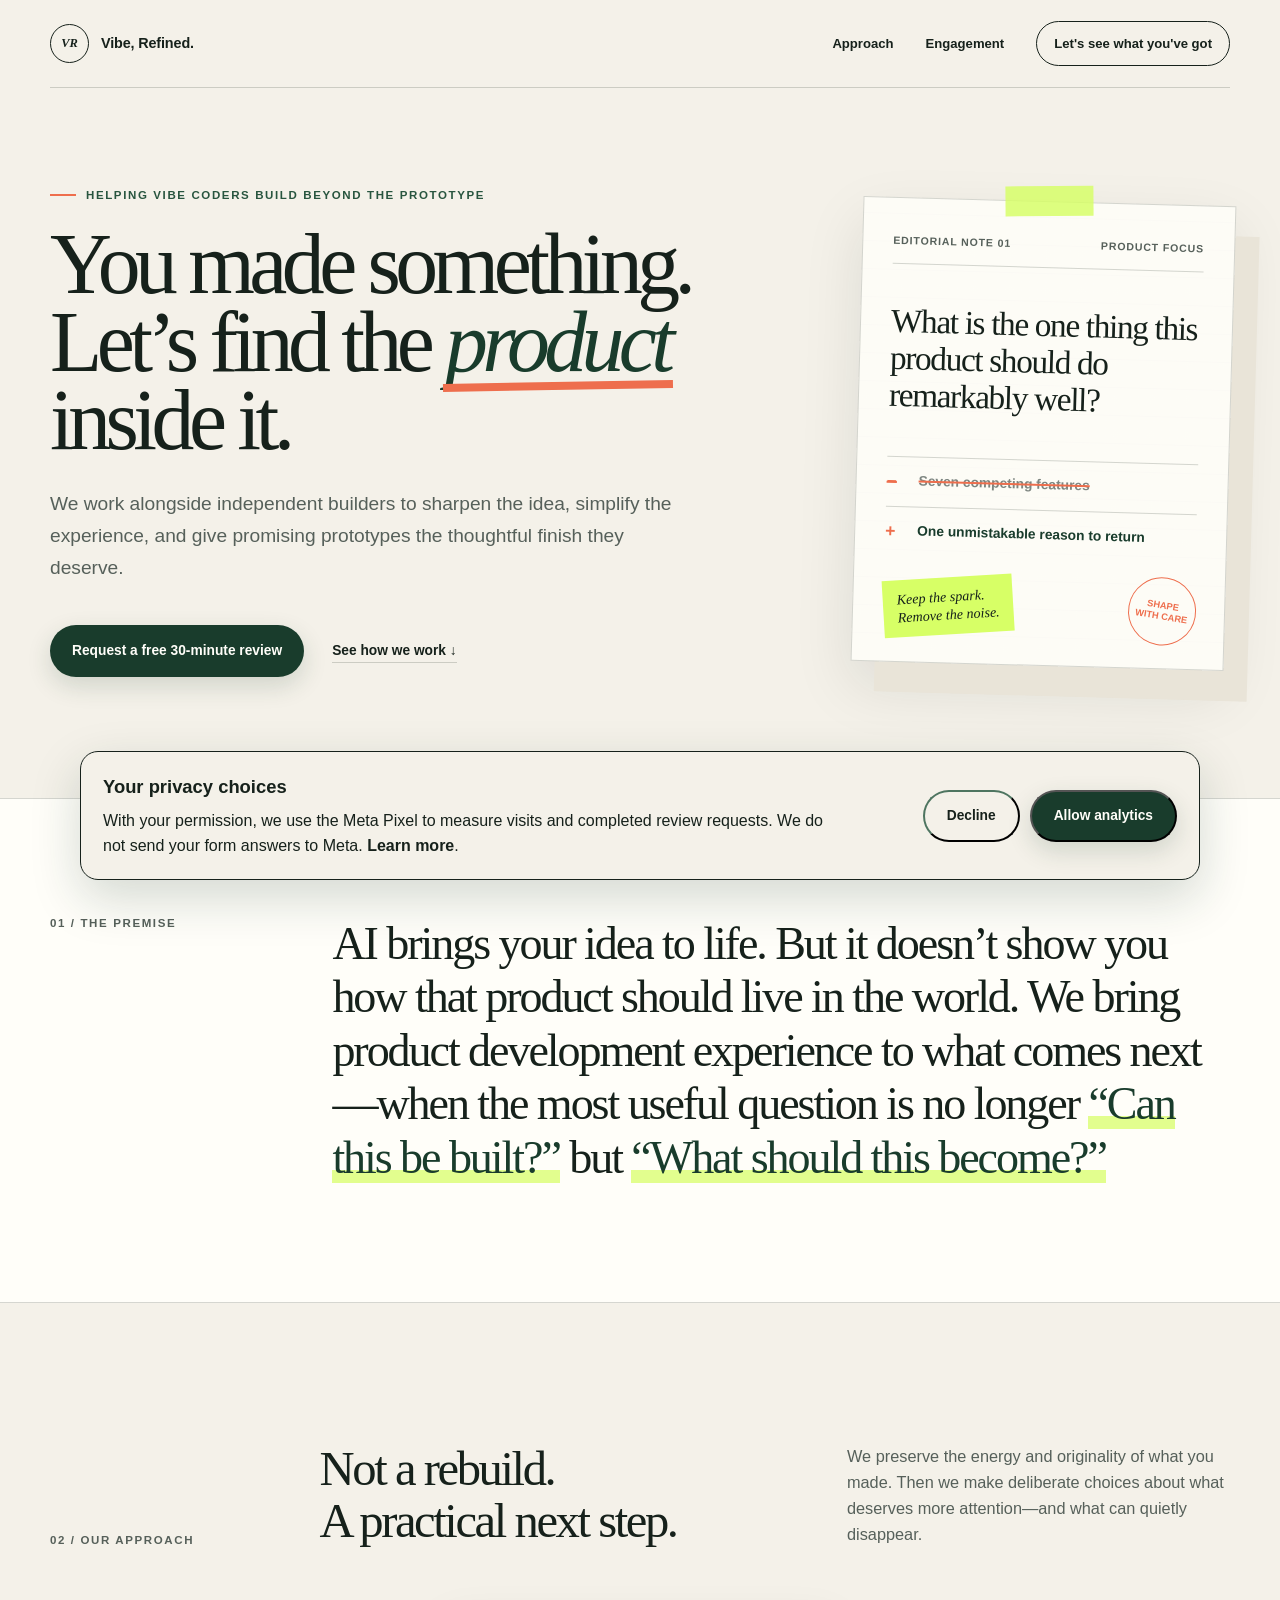
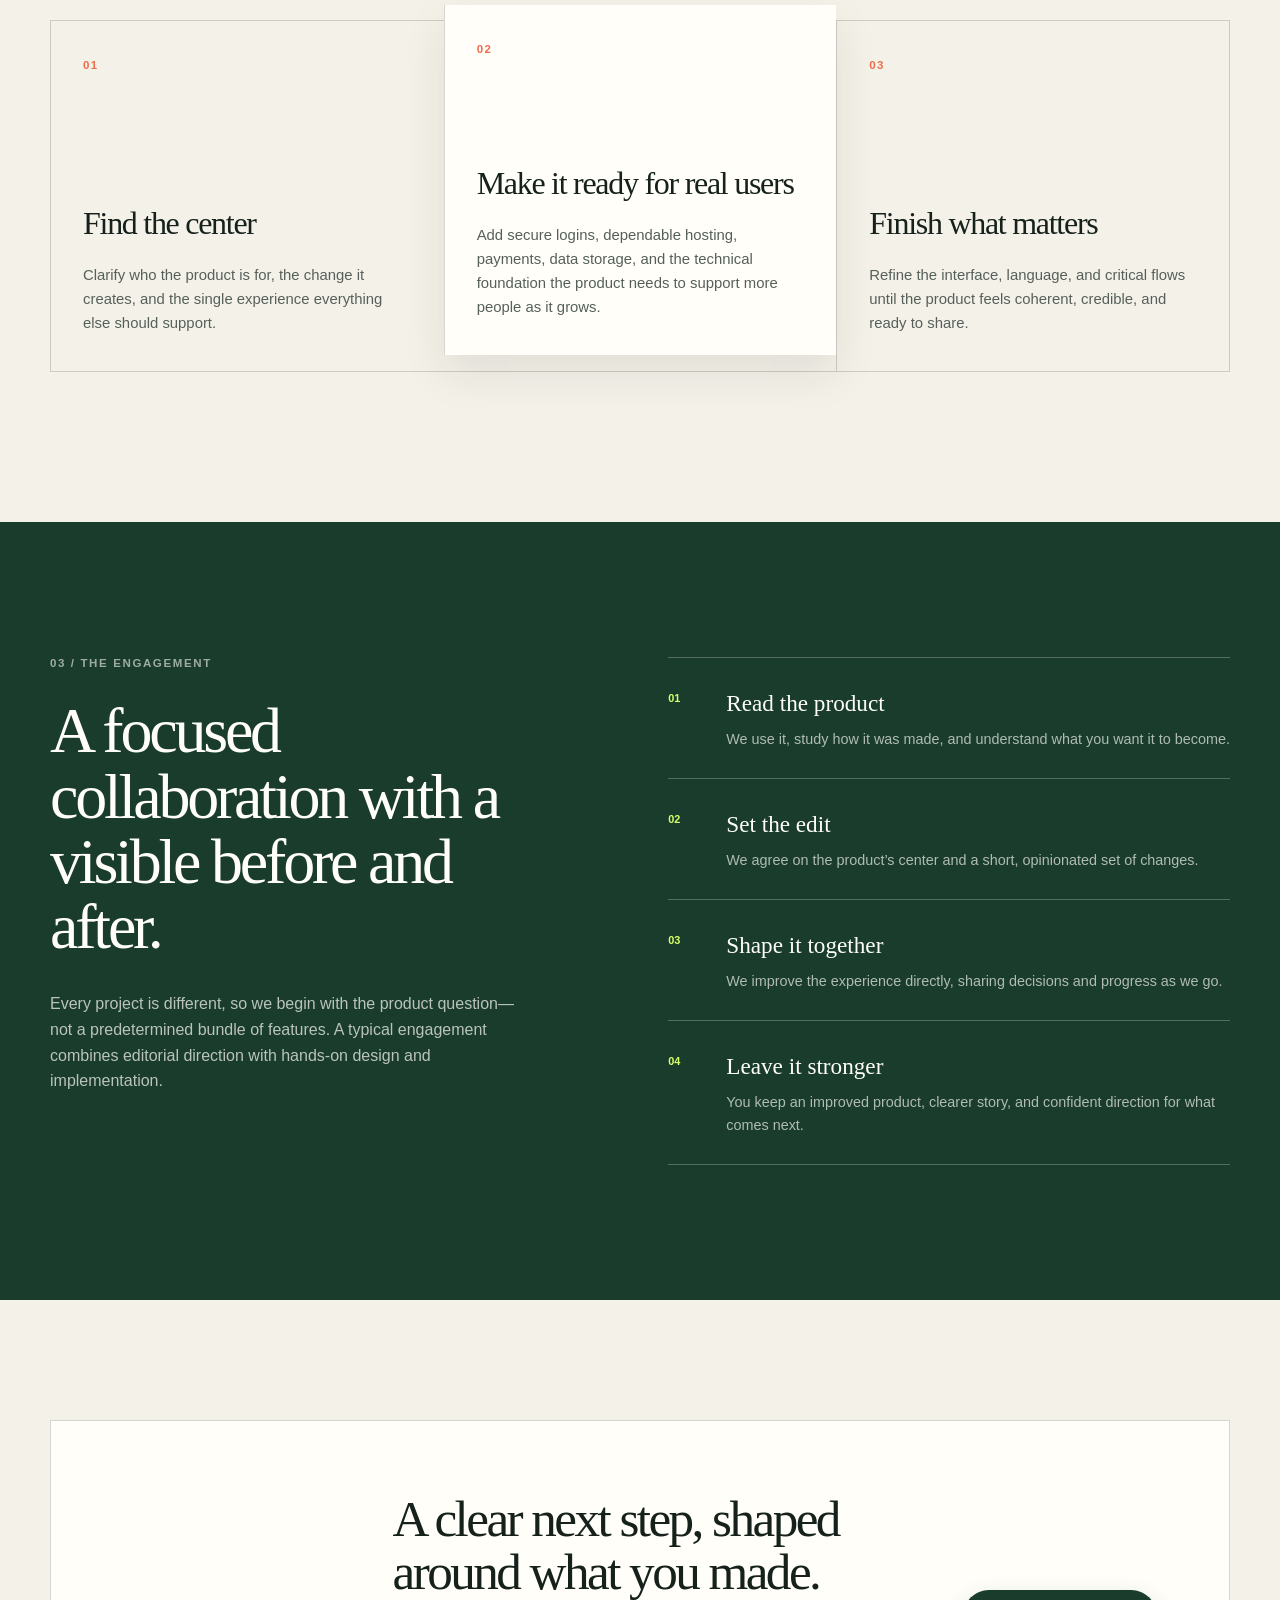
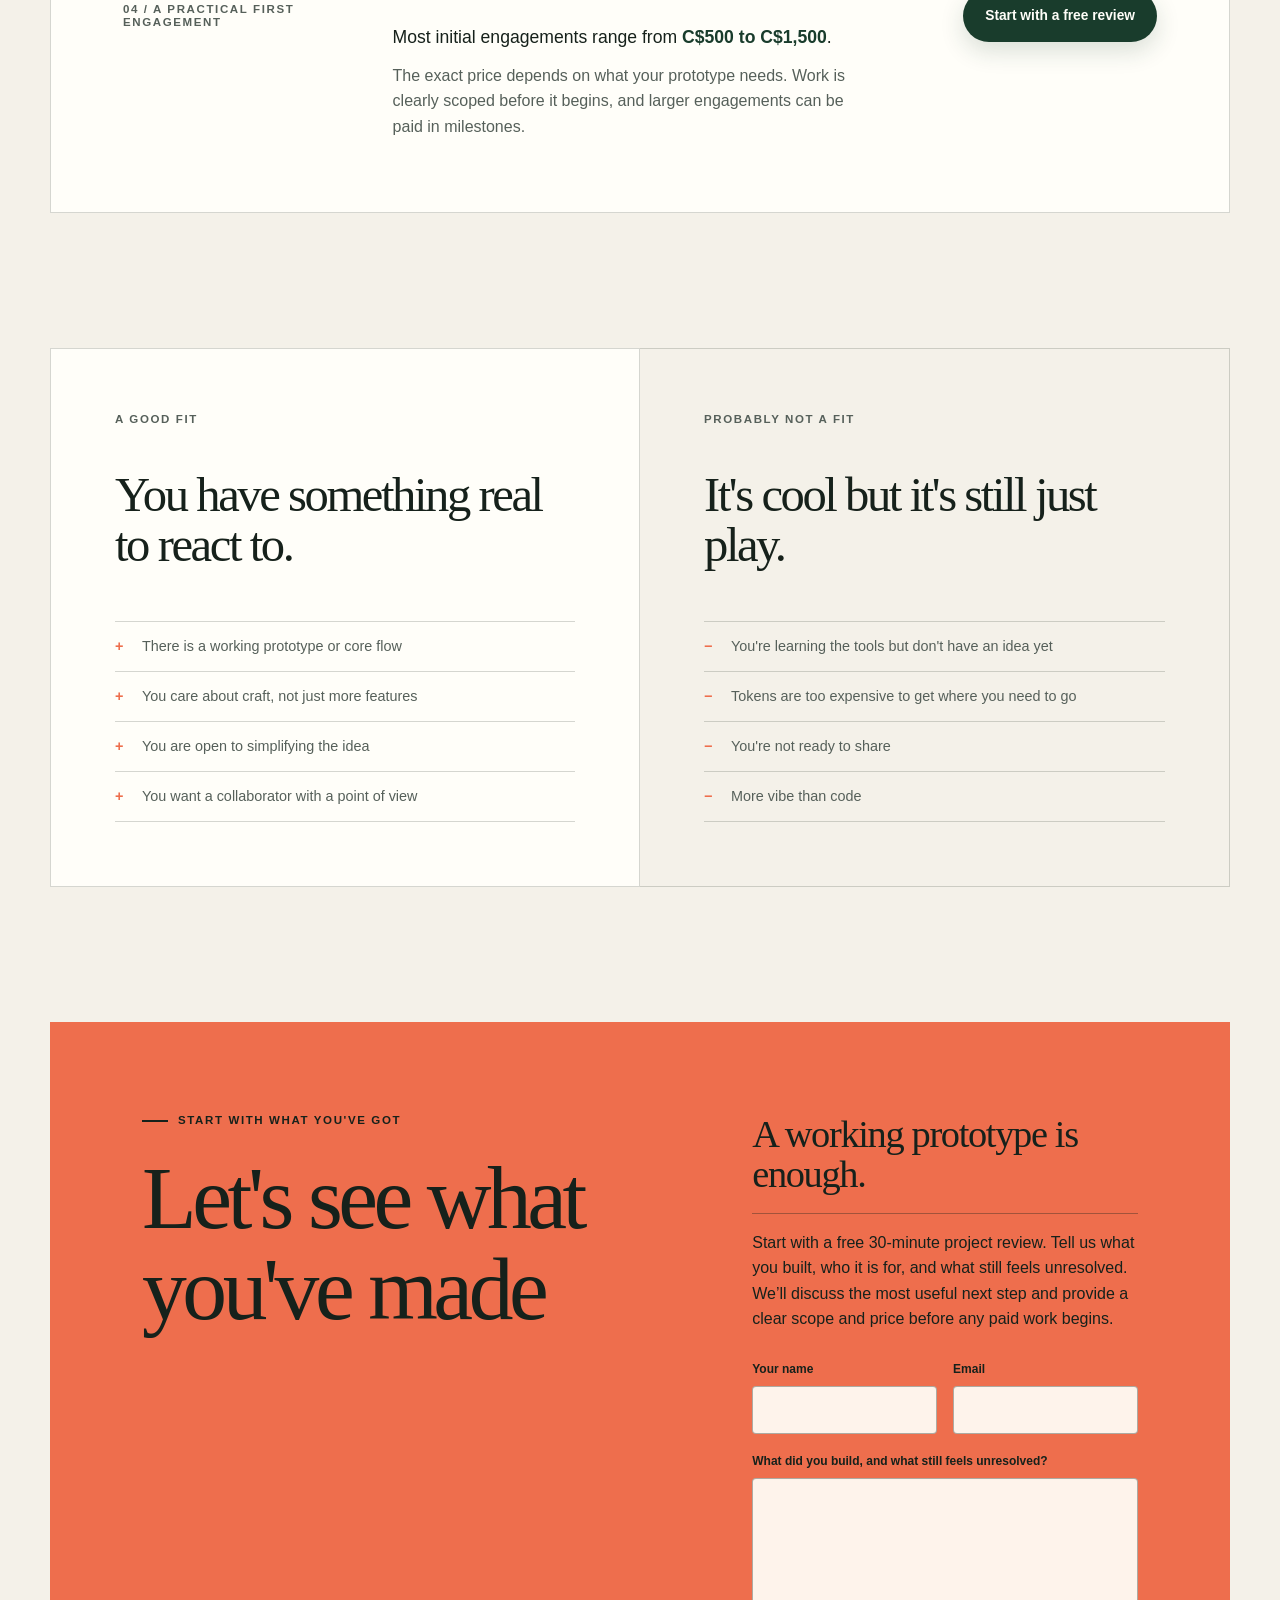
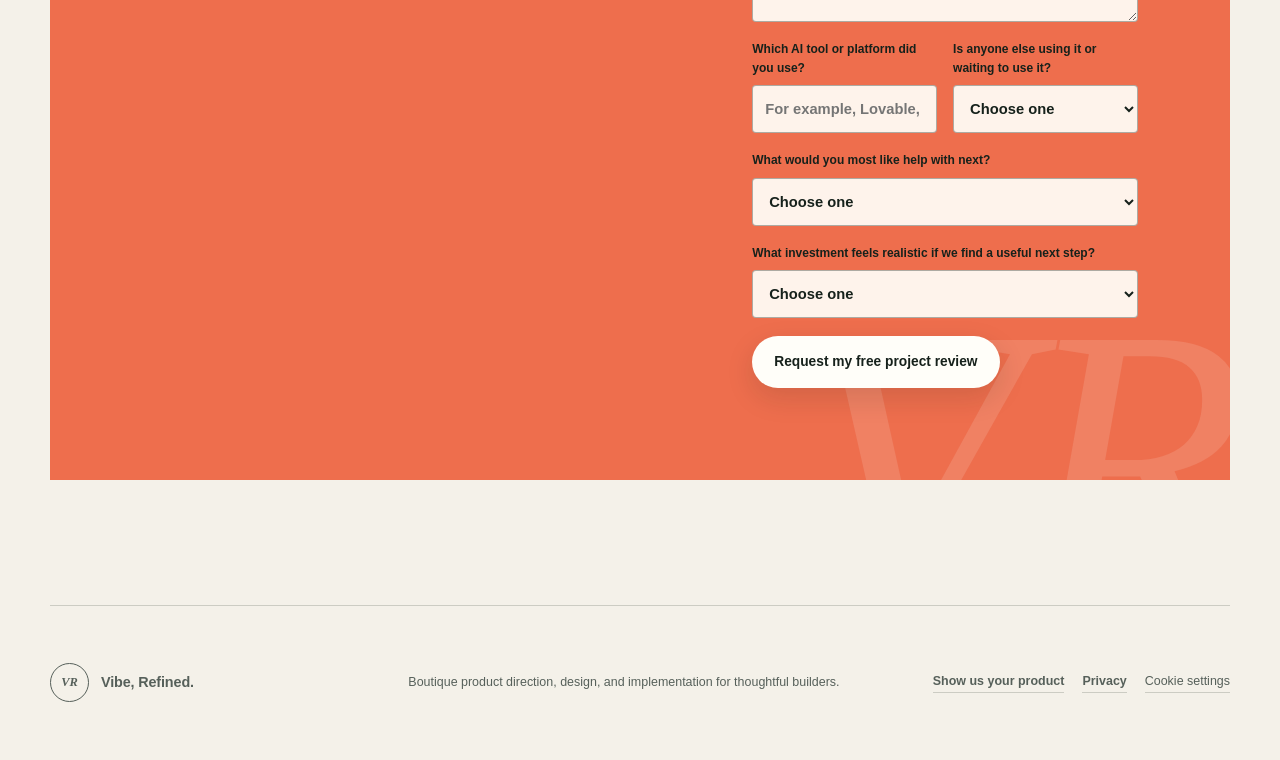
<file: index.html>
<!doctype html>
<html lang="en">
  <head>
    <meta charset="utf-8" />
    <meta name="viewport" content="width=device-width, initial-scale=1" />
    <meta
      name="description"
      content="Vibe, Refined. is a boutique studio that helps creators shape AI-built prototypes into focused, thoughtful products."
    />
    <meta name="theme-color" content="#f4f1e9" />
    <title>Vibe, Refined. — Find the product inside your prototype</title>
    <link rel="stylesheet" href="styles.css" />
    <script>window.vrAnalyticsConfig = { trackLead: false };</script>
    <script src="analytics-consent.js" defer></script>
  </head>
  <body>
    <header class="site-header">
      <a class="brand" href="#top" aria-label="Vibe, Refined., home">
        <span class="brand-mark" aria-hidden="true">VR</span>
        <span>Vibe, Refined.</span>
      </a>

      <nav class="site-nav" aria-label="Main navigation">
        <a href="#approach">Approach</a>
        <a href="#engagement">Engagement</a>
        <a class="nav-cta" href="#apply">Let's see what you've got</a>
      </nav>
    </header>

    <main id="top">
      <section class="hero section-shell">
        <div class="hero-copy">
          <p class="eyebrow">Helping vibe coders build beyond the prototype</p>
          <h1>You made something.<br />Let&rsquo;s find the <em>product</em> inside it.</h1>
          <p class="hero-lede">
            We work alongside independent builders to sharpen the idea, simplify the
            experience, and give promising prototypes the thoughtful finish they deserve.
          </p>
          <div class="hero-actions">
            <a class="button button-primary" href="#apply">Request a free 30-minute review</a>
            <a class="text-link" href="#approach">See how we work <span aria-hidden="true">↓</span></a>
          </div>
        </div>

        <div class="editorial-board" aria-label="An example of the Vibe, Refined. process">
          <div class="board-meta">
            <span>Editorial note 01</span>
            <span>Product focus</span>
          </div>
          <p class="board-question">What is the one thing this product should do remarkably well?</p>
          <div class="edit-row edit-row-muted">
            <span class="edit-symbol">−</span>
            <span>Seven competing features</span>
          </div>
          <div class="edit-row edit-row-strong">
            <span class="edit-symbol">+</span>
            <span>One unmistakable reason to return</span>
          </div>
          <p class="margin-note">Keep the spark.<br />Remove the noise.</p>
          <div class="editor-stamp" aria-hidden="true">Shape<br />with care</div>
        </div>
      </section>

      <section class="manifesto full-bleed">
        <div class="section-shell manifesto-inner">
          <p class="section-index">01 / The premise</p>
          <p class="manifesto-copy">
            AI brings your idea to life. But it doesn’t show you how that product should live in the world.
            We bring product development experience to what comes next&mdash;when the most useful question
            is no longer
            <strong>“Can this be built?”</strong> but <strong>“What should this become?”</strong>
          </p>
        </div>
      </section>

      <section class="approach section-shell" id="approach">
        <div class="section-heading">
          <p class="section-index">02 / Our approach</p>
          <h2>Not a rebuild.<br />A practical next step.</h2>
          <p>
            We preserve the energy and originality of what you made. Then we make deliberate
            choices about what deserves more attention—and what can quietly disappear.
          </p>
        </div>

        <div class="principle-grid">
          <article class="principle-card">
            <span class="principle-number">01</span>
            <h3>Find the center</h3>
            <p>
              Clarify who the product is for, the change it creates, and the single experience
              everything else should support.
            </p>
          </article>
          <article class="principle-card featured-card">
            <span class="principle-number">02</span>
            <h3>Make it ready for real users</h3>
            <p>
              Add secure logins, dependable hosting, payments, data storage, and the technical
              foundation the product needs to support more people as it grows.
            </p>
          </article>
          <article class="principle-card">
            <span class="principle-number">03</span>
            <h3>Finish what matters</h3>
            <p>
              Refine the interface, language, and critical flows until the product feels coherent,
              credible, and ready to share.
            </p>
          </article>
        </div>
      </section>

      <section class="outcomes full-bleed" id="engagement">
        <div class="section-shell outcomes-grid">
          <div class="outcomes-intro">
            <p class="section-index light-index">03 / The engagement</p>
            <h2>A focused collaboration with a visible before and after.</h2>
            <p>
              Every project is different, so we begin with the product question—not a predetermined
              bundle of features. A typical engagement combines editorial direction with hands-on
              design and implementation.
            </p>
          </div>

          <div class="outcome-list">
            <div class="outcome-item">
              <span>01</span>
              <div>
                <h3>Read the product</h3>
                <p>We use it, study how it was made, and understand what you want it to become.</p>
              </div>
            </div>
            <div class="outcome-item">
              <span>02</span>
              <div>
                <h3>Set the edit</h3>
                <p>We agree on the product&rsquo;s center and a short, opinionated set of changes.</p>
              </div>
            </div>
            <div class="outcome-item">
              <span>03</span>
              <div>
                <h3>Shape it together</h3>
                <p>We improve the experience directly, sharing decisions and progress as we go.</p>
              </div>
            </div>
            <div class="outcome-item">
              <span>04</span>
              <div>
                <h3>Leave it stronger</h3>
                <p>You keep an improved product, clearer story, and confident direction for what comes next.</p>
              </div>
            </div>
          </div>
        </div>
      </section>

      <section class="pricing section-shell" aria-labelledby="pricing-title">
        <div class="pricing-card">
          <p class="section-index">04 / A practical first engagement</p>
          <div class="pricing-copy">
            <h2 id="pricing-title">A clear next step, shaped around what you made.</h2>
            <p class="pricing-range">Most initial engagements range from <strong>C$500 to C$1,500</strong>.</p>
            <p>
              The exact price depends on what your prototype needs. Work is clearly scoped before it
              begins, and larger engagements can be paid in milestones.
            </p>
          </div>
          <a class="button button-primary" href="#apply">Start with a free review</a>
        </div>
      </section>

      <section class="fit section-shell">
        <div class="fit-card fit-positive">
          <p class="section-index">A good fit</p>
          <h2>You have something real to react to.</h2>
          <ul>
            <li>There is a working prototype or core flow</li>
            <li>You care about craft, not just more features</li>
            <li>You are open to simplifying the idea</li>
            <li>You want a collaborator with a point of view</li>
          </ul>
        </div>
        <div class="fit-card fit-negative">
          <p class="section-index">Probably not a fit</p>
          <h2>It's cool but it's still just play.</h2>
          <ul>
            <li>You're learning the tools but don't have an idea yet</li>
            <li>Tokens are too expensive to get where you need to go</li>
            <li>You're not ready to share</li>
            <li>More vibe than code</li>
          </ul>
        </div>
      </section>

      <section class="apply-section section-shell" id="apply">
        <div class="apply-card">
          <div>
            <p class="eyebrow">Start with what you've got</p>
            <h2>Let's see what you've made</h2>
          </div>
          <div class="apply-copy">
            <p class="prototype-promise">A working prototype is enough.</p>
            <p>
              Start with a free 30-minute project review. Tell us what you built, who it is for, and what still feels unresolved. We’ll discuss the most useful next step and provide a clear scope and price before any paid work begins.
            </p>
            <form
              class="interest-form"
              name="project-interest"
              method="POST"
              action="/thanks.html"
              data-netlify="true"
              netlify-honeypot="bot-field"
            >
              <input type="hidden" name="form-name" value="project-interest" />
              <input type="hidden" name="offer" value="launch" />
              <input type="hidden" name="utm_source" value="" />
              <input type="hidden" name="utm_medium" value="" />
              <input type="hidden" name="utm_campaign" value="" />
              <input type="hidden" name="utm_content" value="" />
              <input type="hidden" name="landing-page" value="" />
              <p class="honeypot">
                <label>Do not fill this out if you are human: <input name="bot-field" /></label>
              </p>
              <div class="form-row">
                <label>
                  Your name
                  <input type="text" name="name" autocomplete="name" required />
                </label>
                <label>
                  Email
                  <input type="email" name="email" autocomplete="email" required />
                </label>
              </div>
              <label>
                What did you build, and what still feels unresolved?
                <textarea name="project-note" rows="5" required></textarea>
              </label>
              <div class="form-row">
                <label>
                  Which AI tool or platform did you use?
                  <input type="text" name="ai-platform" placeholder="For example, Lovable, Replit, Bolt, or ChatGPT" />
                </label>
                <label>
                  Is anyone else using it or waiting to use it?
                  <select name="user-status" required>
                    <option value="">Choose one</option>
                    <option value="active-users">Yes, people are using it</option>
                    <option value="waiting-users">Yes, someone is waiting to use it</option>
                    <option value="creator-only">Not yet—just me</option>
                  </select>
                </label>
              </div>
              <label>
                What would you most like help with next?
                <select name="next-help" required>
                  <option value="">Choose one</option>
                  <option value="focus-usability">Product focus or usability</option>
                  <option value="launch-hosting">Getting it online or improving hosting</option>
                  <option value="accounts-payments">User accounts or payments</option>
                  <option value="reliability-security">Reliability or security</option>
                  <option value="other">Something else</option>
                </select>
              </label>
              <label>
                What investment feels realistic if we find a useful next step?
                <select name="budget-range" required>
                  <option value="">Choose one</option>
                  <option value="under-500">Under C$500</option>
                  <option value="500-1000">C$500–C$1,000</option>
                  <option value="1000-1500">C$1,000–C$1,500</option>
                  <option value="over-1500">Over C$1,500</option>
                </select>
              </label>
              <button class="button button-light" type="submit">Request my free project review</button>
            </form>
          </div>
        </div>
      </section>
    </main>

    <footer class="site-footer section-shell">
      <div class="footer-brand">
        <span class="brand-mark" aria-hidden="true">VR</span>
        <span>Vibe, Refined.</span>
      </div>
      <p>Boutique product direction, design, and implementation for thoughtful builders.</p>
      <div class="footer-links">
        <a href="#apply">Show us your product</a>
        <a href="privacy.html">Privacy</a>
        <button type="button" data-cookie-settings>Cookie settings</button>
      </div>
    </footer>
    <script>
      const attributionFields = ["utm_source", "utm_medium", "utm_campaign", "utm_content"];
      const searchParams = new URLSearchParams(window.location.search);

      attributionFields.forEach((fieldName) => {
        const field = document.querySelector(`[name="${fieldName}"]`);
        if (field) field.value = searchParams.get(fieldName) || "";
      });

      const landingPageField = document.querySelector('[name="landing-page"]');
      if (landingPageField) landingPageField.value = window.location.href;

      const interestForm = document.querySelector('.interest-form');
      if (interestForm) {
        interestForm.addEventListener('submit', () => {
          try {
            sessionStorage.setItem('vr_lead_pending_at', String(Date.now()));
          } catch (error) {
            // The form still works when browser storage is unavailable.
          }
        });
      }
    </script>
  </body>
</html>
</file>
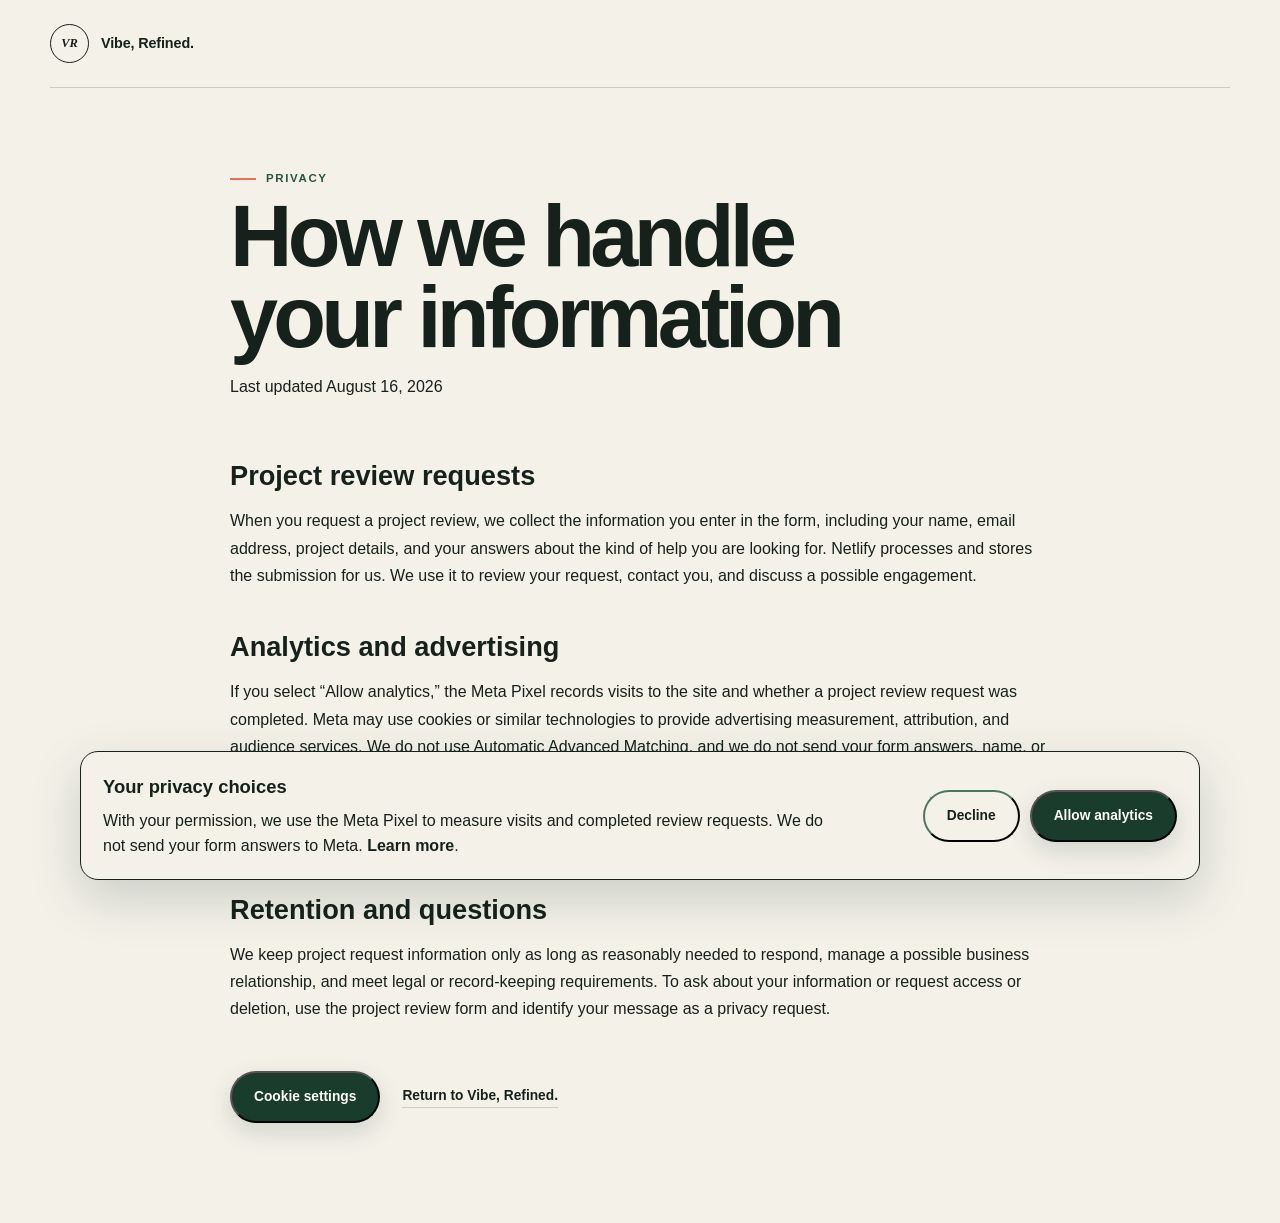
<file: privacy.html>
<!doctype html>
<html lang="en">
  <head>
    <meta charset="utf-8" />
    <meta name="viewport" content="width=device-width, initial-scale=1" />
    <meta name="robots" content="noindex" />
    <meta name="theme-color" content="#f4f1e9" />
    <title>Privacy — Vibe, Refined.</title>
    <link rel="stylesheet" href="styles.css" />
    <script>window.vrAnalyticsConfig = { trackLead: false };</script>
    <script src="analytics-consent.js" defer></script>
  </head>
  <body>
    <header class="site-header">
      <a class="brand" href="/" aria-label="Vibe, Refined., home">
        <span class="brand-mark" aria-hidden="true">VR</span>
        <span>Vibe, Refined.</span>
      </a>
    </header>
    <main class="privacy-page section-shell">
      <p class="eyebrow">Privacy</p>
      <h1>How we handle your information</h1>
      <p class="privacy-updated">Last updated August 16, 2026</p>

      <section>
        <h2>Project review requests</h2>
        <p>When you request a project review, we collect the information you enter in the form, including your name, email address, project details, and your answers about the kind of help you are looking for. Netlify processes and stores the submission for us. We use it to review your request, contact you, and discuss a possible engagement.</p>
      </section>

      <section>
        <h2>Analytics and advertising</h2>
        <p>If you select “Allow analytics,” the Meta Pixel records visits to the site and whether a project review request was completed. Meta may use cookies or similar technologies to provide advertising measurement, attribution, and audience services. We do not use Automatic Advanced Matching, and we do not send your form answers, name, or email address to Meta through the Pixel.</p>
        <p>You can decline analytics or change your choice using “Cookie settings” below. You can also manage advertising choices through <a href="https://www.facebook.com/adpreferences/" rel="noreferrer">Meta’s ad preferences</a> and the <a href="https://youradchoices.ca/en/tools" rel="noreferrer">AdChoices Canada tools</a>.</p>
      </section>

      <section>
        <h2>Retention and questions</h2>
        <p>We keep project request information only as long as reasonably needed to respond, manage a possible business relationship, and meet legal or record-keeping requirements. To ask about your information or request access or deletion, use the project review form and identify your message as a privacy request.</p>
      </section>

      <div class="privacy-actions">
        <button class="button button-primary" type="button" data-cookie-settings>Cookie settings</button>
        <a class="text-link" href="/">Return to Vibe, Refined.</a>
      </div>
    </main>
  </body>
</html>
</file>
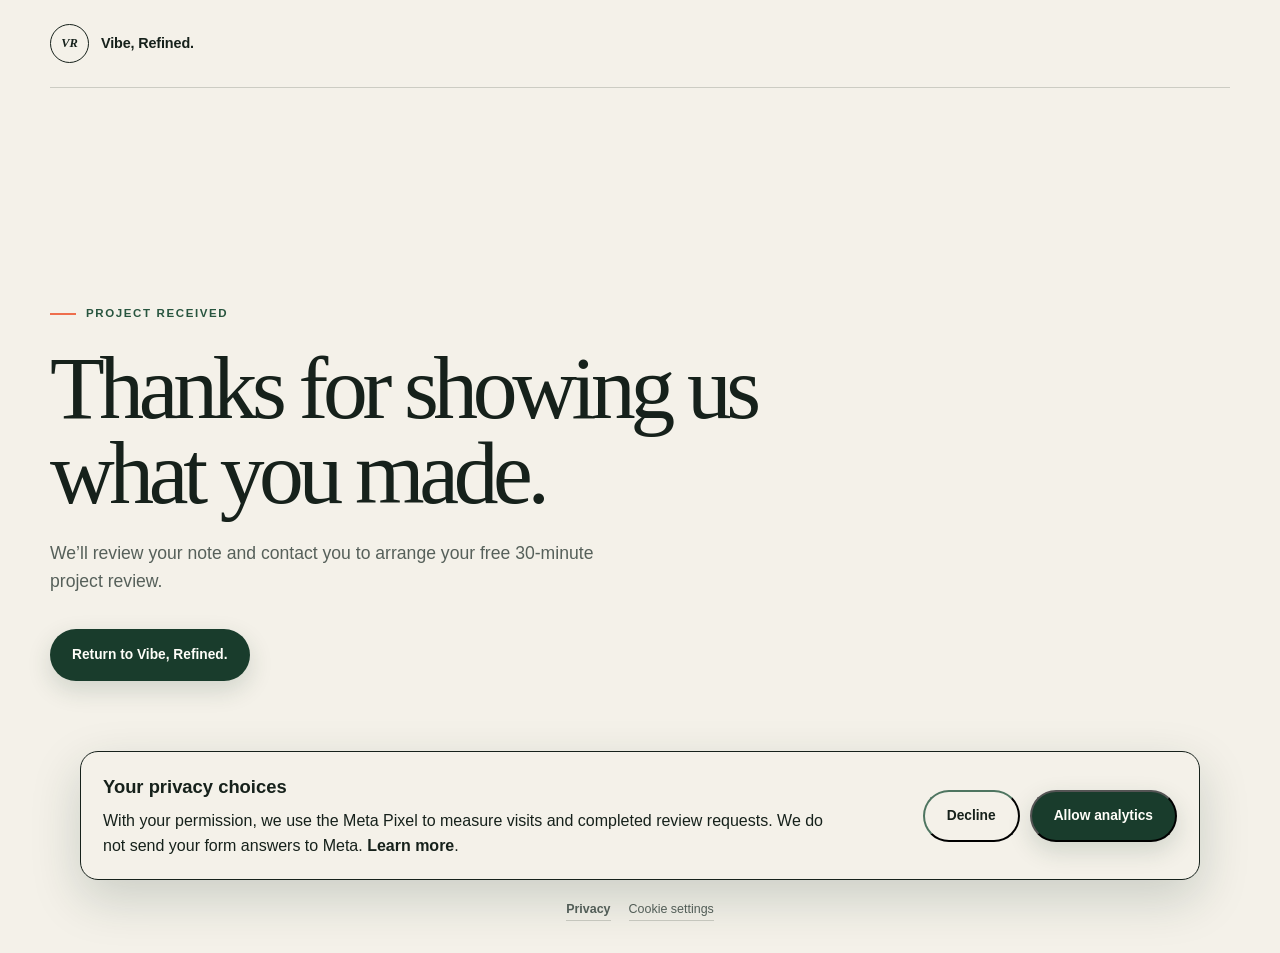
<file: thanks.html>
<!doctype html>
<html lang="en">
  <head>
    <meta charset="utf-8" />
    <meta name="viewport" content="width=device-width, initial-scale=1" />
    <meta name="robots" content="noindex" />
    <meta name="theme-color" content="#f4f1e9" />
    <title>Thank you — Vibe, Refined.</title>
    <link rel="stylesheet" href="styles.css" />
    <script>window.vrAnalyticsConfig = { trackLead: true };</script>
    <script src="analytics-consent.js" defer></script>
  </head>
  <body>
    <header class="site-header">
      <a class="brand" href="/" aria-label="Vibe, Refined., home">
        <span class="brand-mark" aria-hidden="true">VR</span>
        <span>Vibe, Refined.</span>
      </a>
    </header>
    <main class="confirmation section-shell">
      <p class="eyebrow">Project received</p>
      <h1>Thanks for showing us what you made.</h1>
      <p>We&rsquo;ll review your note and contact you to arrange your free 30-minute project review.</p>
      <a class="button button-primary" href="/">Return to Vibe, Refined.</a>
    </main>
    <footer class="confirmation-footer section-shell">
      <a href="privacy.html">Privacy</a>
      <button type="button" data-cookie-settings>Cookie settings</button>
    </footer>
  </body>
</html>
</file>
<file: styles.css>
:root {
  --paper: #f4f1e9;
  --paper-deep: #e9e4d8;
  --ink: #16211b;
  --ink-soft: #56605a;
  --forest: #193c2c;
  --forest-light: #28553f;
  --accent: #d7ff66;
  --coral: #ee6e4d;
  --line: rgba(22, 33, 27, 0.18);
  --white: #fffef9;
  --serif: Iowan Old Style, Baskerville, "Times New Roman", serif;
  --sans: Inter, ui-sans-serif, -apple-system, BlinkMacSystemFont, "Segoe UI", sans-serif;
  --max-width: 1180px;
}

* {
  box-sizing: border-box;
}

html {
  scroll-behavior: smooth;
}

body {
  margin: 0;
  background: var(--paper);
  color: var(--ink);
  font-family: var(--sans);
  font-size: 16px;
  line-height: 1.6;
  -webkit-font-smoothing: antialiased;
}

a {
  color: inherit;
  text-decoration: none;
}

a:focus-visible {
  outline: 3px solid var(--coral);
  outline-offset: 4px;
}

.section-shell,
.site-header {
  width: min(calc(100% - 48px), var(--max-width));
  margin-inline: auto;
}

.site-header {
  min-height: 88px;
  display: flex;
  align-items: center;
  justify-content: space-between;
  border-bottom: 1px solid var(--line);
}

.brand,
.footer-brand {
  display: inline-flex;
  align-items: center;
  gap: 12px;
  font-size: 0.9rem;
  font-weight: 700;
  letter-spacing: -0.01em;
}

.brand-mark {
  width: 39px;
  height: 39px;
  display: inline-grid;
  place-items: center;
  border: 1px solid currentColor;
  border-radius: 50%;
  font-family: var(--serif);
  font-size: 0.78rem;
  font-style: italic;
  font-weight: 700;
}

.site-nav {
  display: flex;
  align-items: center;
  gap: 32px;
  font-size: 0.82rem;
  font-weight: 650;
}

.site-nav > a:not(.nav-cta) {
  border-bottom: 1px solid transparent;
}

.site-nav > a:not(.nav-cta):hover {
  border-bottom-color: currentColor;
}

.nav-cta {
  padding: 11px 17px;
  border: 1px solid var(--ink);
  border-radius: 999px;
  transition: background 160ms ease, color 160ms ease;
}

.nav-cta:hover {
  background: var(--ink);
  color: var(--paper);
}

.hero {
  min-height: 710px;
  display: grid;
  grid-template-columns: minmax(0, 1.3fr) minmax(340px, 0.7fr);
  align-items: center;
  gap: clamp(64px, 9vw, 128px);
  padding-block: 90px 110px;
}

.eyebrow,
.section-index {
  margin: 0;
  font-size: 0.72rem;
  line-height: 1.2;
  font-weight: 800;
  letter-spacing: 0.14em;
  text-transform: uppercase;
}

.eyebrow {
  display: flex;
  align-items: center;
  gap: 10px;
  color: var(--forest-light);
}

.eyebrow::before {
  content: "";
  width: 26px;
  height: 2px;
  background: var(--coral);
}

.hero h1 {
  max-width: 760px;
  margin: 24px 0 28px;
  font-family: var(--serif);
  font-size: clamp(3.4rem, 6.7vw, 6.6rem);
  font-weight: 400;
  letter-spacing: -0.065em;
  line-height: 0.91;
}

.hero h1 em {
  position: relative;
  color: var(--forest);
  font-weight: 400;
}

.hero h1 em::after {
  content: "";
  position: absolute;
  height: 0.09em;
  right: -0.04em;
  bottom: -0.02em;
  left: -0.02em;
  background: var(--coral);
  transform: rotate(-1deg);
  transform-origin: left center;
}

.hero-lede {
  max-width: 625px;
  margin: 0;
  color: var(--ink-soft);
  font-size: clamp(1.04rem, 1.5vw, 1.22rem);
  line-height: 1.65;
}

.hero-actions {
  margin-top: 42px;
  display: flex;
  align-items: center;
  gap: 28px;
}

.button {
  min-height: 52px;
  display: inline-flex;
  align-items: center;
  justify-content: center;
  padding: 13px 22px;
  border-radius: 999px;
  font-size: 0.86rem;
  font-weight: 750;
  transition: transform 160ms ease, background 160ms ease, color 160ms ease;
}

.button:hover {
  transform: translateY(-2px);
}

.button-primary {
  background: var(--forest);
  color: var(--white);
  box-shadow: 0 9px 24px rgba(25, 60, 44, 0.16);
}

.button-primary:hover {
  background: var(--forest-light);
}

.text-link {
  font-size: 0.86rem;
  font-weight: 750;
  border-bottom: 1px solid var(--line);
}

.text-link:hover {
  border-bottom-color: var(--ink);
}

.editorial-board {
  position: relative;
  min-height: 465px;
  padding: 34px 30px;
  background:
    linear-gradient(rgba(255, 254, 249, 0.83), rgba(255, 254, 249, 0.83)),
    repeating-linear-gradient(0deg, transparent 0, transparent 27px, rgba(22, 33, 27, 0.1) 28px);
  border: 1px solid var(--line);
  box-shadow: 24px 30px 0 var(--paper-deep), 0 24px 60px rgba(22, 33, 27, 0.1);
  transform: rotate(1.6deg);
}

.editorial-board::before {
  content: "";
  position: absolute;
  width: 88px;
  height: 30px;
  top: -16px;
  left: 50%;
  background: rgba(215, 255, 102, 0.82);
  transform: translateX(-50%) rotate(-2deg);
}

.board-meta {
  display: flex;
  justify-content: space-between;
  padding-bottom: 14px;
  border-bottom: 1px solid var(--line);
  color: var(--ink-soft);
  font-size: 0.66rem;
  font-weight: 800;
  letter-spacing: 0.08em;
  text-transform: uppercase;
}

.board-question {
  margin: 38px 0 42px;
  font-family: var(--serif);
  font-size: clamp(1.65rem, 2.6vw, 2.3rem);
  letter-spacing: -0.04em;
  line-height: 1.12;
}

.edit-row {
  display: grid;
  grid-template-columns: 24px 1fr;
  gap: 8px;
  padding: 13px 0;
  border-top: 1px solid var(--line);
  font-size: 0.86rem;
  font-weight: 700;
}

.edit-row-muted {
  color: #7d8580;
  text-decoration: line-through;
  text-decoration-color: var(--coral);
  text-decoration-thickness: 2px;
}

.edit-row-strong {
  color: var(--forest);
}

.edit-symbol {
  color: var(--coral);
  font-size: 1.1rem;
  line-height: 1.3;
}

.margin-note {
  position: absolute;
  bottom: 28px;
  left: 30px;
  margin: 0;
  padding: 11px 14px;
  background: var(--accent);
  font-family: var(--serif);
  font-size: 0.88rem;
  font-style: italic;
  line-height: 1.25;
  transform: rotate(-5deg);
}

.editor-stamp {
  position: absolute;
  right: 28px;
  bottom: 23px;
  width: 68px;
  height: 68px;
  display: grid;
  place-items: center;
  border: 1px solid var(--coral);
  border-radius: 50%;
  color: var(--coral);
  font-size: 0.58rem;
  font-weight: 800;
  line-height: 1.2;
  text-align: center;
  text-transform: uppercase;
  transform: rotate(8deg);
}

.full-bleed {
  width: 100%;
}

.manifesto {
  background: var(--white);
  border-block: 1px solid var(--line);
}

.manifesto-inner {
  display: grid;
  grid-template-columns: 180px 1fr;
  gap: clamp(36px, 8vw, 110px);
  padding-block: 118px;
}

.section-index {
  color: var(--ink-soft);
}

.manifesto-copy {
  max-width: 900px;
  margin: 0;
  font-family: var(--serif);
  font-size: clamp(1.85rem, 3.6vw, 3.25rem);
  letter-spacing: -0.045em;
  line-height: 1.16;
}

.manifesto-copy strong {
  color: var(--forest);
  font-weight: 400;
  box-shadow: inset 0 -0.28em 0 rgba(215, 255, 102, 0.72);
}

.approach {
  padding-block: 140px 150px;
}

.section-heading {
  display: grid;
  grid-template-columns: 180px minmax(300px, 0.8fr) minmax(300px, 0.7fr);
  align-items: end;
  gap: clamp(36px, 7vw, 90px);
  margin-bottom: 72px;
}

.section-heading h2,
.outcomes-intro h2,
.fit-card h2,
.apply-card h2 {
  margin: 0;
  font-family: var(--serif);
  font-weight: 400;
  letter-spacing: -0.05em;
  line-height: 1.02;
}

.section-heading h2 {
  font-size: clamp(2.35rem, 3.8vw, 3.7rem);
  line-height: 1.06;
}

.section-heading > p:last-child {
  margin: 0;
  color: var(--ink-soft);
  font-size: 1.02rem;
}

.principle-grid {
  display: grid;
  grid-template-columns: repeat(3, 1fr);
  border: 1px solid var(--line);
}

.principle-card {
  min-height: 350px;
  padding: 35px 32px;
  display: flex;
  flex-direction: column;
}

.principle-card + .principle-card {
  border-left: 1px solid var(--line);
}

.featured-card {
  background: var(--white);
  transform: translateY(-16px);
  box-shadow: 0 18px 42px rgba(22, 33, 27, 0.09);
}

.principle-number {
  color: var(--coral);
  font-size: 0.72rem;
  font-weight: 800;
  letter-spacing: 0.12em;
}

.principle-card h3 {
  margin: auto 0 15px;
  font-family: var(--serif);
  font-size: 2rem;
  font-weight: 400;
  letter-spacing: -0.04em;
}

.principle-card p {
  margin: 0;
  color: var(--ink-soft);
  font-size: 0.93rem;
}

.outcomes {
  background: var(--forest);
  color: var(--white);
}

.outcomes-grid {
  display: grid;
  grid-template-columns: minmax(300px, 0.85fr) minmax(420px, 1fr);
  gap: clamp(64px, 11vw, 150px);
  padding-block: 135px;
}

.light-index {
  color: rgba(255, 254, 249, 0.58);
}

.outcomes-intro h2 {
  margin: 28px 0 32px;
  font-size: clamp(2.8rem, 5vw, 4.8rem);
}

.outcomes-intro > p:last-child {
  max-width: 540px;
  margin: 0;
  color: rgba(255, 254, 249, 0.7);
}

.outcome-list {
  border-top: 1px solid rgba(255, 254, 249, 0.25);
}

.outcome-item {
  display: grid;
  grid-template-columns: 40px 1fr;
  gap: 18px;
  padding-block: 27px;
  border-bottom: 1px solid rgba(255, 254, 249, 0.25);
}

.outcome-item > span {
  padding-top: 5px;
  color: var(--accent);
  font-size: 0.68rem;
  font-weight: 800;
}

.outcome-item h3 {
  margin: 0 0 6px;
  font-family: var(--serif);
  font-size: 1.45rem;
  font-weight: 400;
}

.outcome-item p {
  margin: 0;
  color: rgba(255, 254, 249, 0.66);
  font-size: 0.9rem;
}

.fit {
  display: grid;
  grid-template-columns: 1fr 1fr;
  padding-block: 135px;
}

.fit-card {
  min-height: 485px;
  padding: clamp(36px, 5vw, 64px);
  border: 1px solid var(--line);
}

.fit-positive {
  background: var(--white);
}

.fit-negative {
  border-left: 0;
}

.fit-card h2 {
  margin: 45px 0 50px;
  font-size: clamp(2.15rem, 3.8vw, 3.6rem);
}

.fit-card ul {
  margin: 0;
  padding: 0;
  list-style: none;
}

.fit-card li {
  position: relative;
  padding: 13px 0 13px 27px;
  border-top: 1px solid var(--line);
  color: var(--ink-soft);
  font-size: 0.9rem;
}

.fit-card li:last-child {
  border-bottom: 1px solid var(--line);
}

.fit-card li::before {
  content: "+";
  position: absolute;
  left: 0;
  color: var(--coral);
  font-weight: 800;
}

.fit-negative li::before {
  content: "−";
}

.apply-section {
  padding-bottom: 125px;
}

.apply-card {
  position: relative;
  overflow: hidden;
  display: grid;
  grid-template-columns: 1fr 0.8fr;
  gap: clamp(50px, 10vw, 130px);
  padding: clamp(48px, 8vw, 92px);
  background: var(--coral);
  color: var(--ink);
}

.apply-card::after {
  content: "VR";
  position: absolute;
  right: -0.05em;
  bottom: -0.44em;
  color: rgba(244, 241, 233, 0.14);
  font-family: var(--serif);
  font-size: clamp(13rem, 29vw, 25rem);
  font-style: italic;
  line-height: 1;
  pointer-events: none;
}

.apply-card .eyebrow {
  color: var(--ink);
}

.apply-card .eyebrow::before {
  background: var(--ink);
}

.apply-card h2 {
  position: relative;
  z-index: 1;
  margin-top: 24px;
  font-size: clamp(3.4rem, 7vw, 6.7rem);
}

.apply-copy {
  position: relative;
  z-index: 1;
  align-self: end;
}

.apply-copy > p:not(.prototype-promise) {
  margin: 0 0 28px;
  font-size: 1rem;
}

.prototype-promise {
  margin: 0 0 16px;
  padding-bottom: 18px;
  border-bottom: 1px solid rgba(22, 33, 27, 0.35);
  font-family: var(--serif);
  font-size: clamp(1.75rem, 3vw, 2.5rem);
  letter-spacing: -0.035em;
  line-height: 1.05;
}

.interest-form {
  display: grid;
  gap: 18px;
}

.form-row {
  display: grid;
  grid-template-columns: 1fr 1fr;
  gap: 16px;
}

.interest-form label {
  display: grid;
  gap: 7px;
  font-size: 0.75rem;
  font-weight: 750;
}

.interest-form input,
.interest-form textarea,
.interest-form select {
  width: 100%;
  border: 1px solid rgba(22, 33, 27, 0.35);
  border-radius: 4px;
  background: rgba(255, 254, 249, 0.92);
  color: var(--ink);
  font: inherit;
  font-size: 0.92rem;
}

.interest-form input {
  min-height: 48px;
  padding: 10px 12px;
}

.interest-form textarea {
  min-height: 130px;
  padding: 12px;
  resize: vertical;
}

.interest-form select {
  min-height: 48px;
  padding: 10px 38px 10px 12px;
}

.interest-form input:focus,
.interest-form textarea:focus,
.interest-form select:focus {
  outline: 3px solid var(--accent);
  outline-offset: 2px;
  border-color: var(--ink);
}

.interest-form .button {
  width: fit-content;
  border: 0;
  cursor: pointer;
}

.honeypot {
  position: absolute;
  width: 1px;
  height: 1px;
  overflow: hidden;
  clip: rect(0 0 0 0);
  clip-path: inset(50%);
  white-space: nowrap;
}

.button-light {
  background: var(--white);
  color: var(--ink);
  box-shadow: 0 10px 28px rgba(22, 33, 27, 0.13);
}

.button-light:hover {
  background: var(--accent);
}

.pricing {
  padding-top: 120px;
}

.pricing-card {
  display: grid;
  grid-template-columns: 180px minmax(360px, 1fr) auto;
  align-items: center;
  gap: clamp(36px, 7vw, 90px);
  padding: clamp(40px, 6vw, 72px);
  border: 1px solid var(--line);
  background: var(--white);
}

.pricing-copy h2 {
  max-width: 690px;
  margin: 0 0 25px;
  font-family: var(--serif);
  font-size: clamp(2.3rem, 4vw, 3.9rem);
  font-weight: 400;
  letter-spacing: -0.05em;
  line-height: 1.02;
}

.pricing-copy p {
  max-width: 670px;
  margin: 0;
  color: var(--ink-soft);
}

.pricing-copy .pricing-range {
  margin-bottom: 12px;
  color: var(--ink);
  font-size: 1.1rem;
}

.pricing-range strong {
  color: var(--forest);
  font-weight: 800;
}

.site-footer {
  min-height: 155px;
  display: grid;
  grid-template-columns: 0.65fr 1fr auto;
  align-items: center;
  gap: 50px;
  border-top: 1px solid var(--line);
  color: var(--ink-soft);
  font-size: 0.78rem;
}

.site-footer p {
  max-width: 440px;
  margin: 0;
}

.site-footer > a,
.footer-links a,
.footer-links button,
.confirmation-footer a,
.confirmation-footer button {
  border-bottom: 1px solid var(--line);
  font-weight: 700;
}

.footer-links,
.confirmation-footer {
  display: flex;
  align-items: center;
  flex-wrap: wrap;
  gap: 18px;
}

.footer-links button,
.confirmation-footer button {
  padding: 0;
  border-top: 0;
  border-right: 0;
  border-left: 0;
  background: transparent;
  color: inherit;
  font: inherit;
  cursor: pointer;
}

.confirmation-footer {
  justify-content: center;
  padding-bottom: 32px;
  color: var(--ink-soft);
  font-size: 0.78rem;
}

.consent-banner {
  position: fixed;
  z-index: 1000;
  right: 20px;
  bottom: 20px;
  left: 20px;
  display: flex;
  align-items: center;
  justify-content: space-between;
  gap: 24px;
  max-width: 1120px;
  margin: 0 auto;
  padding: 20px 22px;
  border: 1px solid var(--ink);
  border-radius: 18px;
  background: var(--paper);
  box-shadow: 0 18px 50px rgb(18 48 38 / 18%);
}

.consent-copy {
  max-width: 720px;
}

.consent-copy strong {
  font-family: var(--font-display);
  font-size: 1.15rem;
}

.consent-copy p {
  margin: 6px 0 0;
}

.consent-copy a {
  color: inherit;
  font-weight: 800;
}

.consent-actions {
  display: flex;
  flex: 0 0 auto;
  gap: 10px;
}

.consent-actions .button {
  white-space: nowrap;
}

.consent-decline {
  border-color: var(--ink);
  background: transparent;
  color: var(--ink);
}

.privacy-page {
  max-width: 820px;
  padding-top: 84px;
  padding-bottom: 100px;
}

.privacy-page h1 {
  max-width: 720px;
  margin: 10px 0 8px;
  font-family: var(--font-display);
  font-size: clamp(2.7rem, 7vw, 5.4rem);
  line-height: 0.94;
  letter-spacing: -0.055em;
}

.privacy-updated {
  margin-bottom: 54px;
  color: var(--muted);
}

.privacy-page section {
  margin-top: 36px;
}

.privacy-page section h2 {
  margin-bottom: 10px;
  font-family: var(--font-display);
  font-size: 1.7rem;
}

.privacy-page section p {
  margin: 10px 0;
  line-height: 1.7;
}

.privacy-page section a {
  color: inherit;
  font-weight: 800;
}

.privacy-actions {
  display: flex;
  align-items: center;
  gap: 22px;
  margin-top: 48px;
}

@media (max-width: 940px) {
  .site-nav > a:not(.nav-cta) {
    display: none;
  }

  .hero {
    grid-template-columns: 1fr;
    gap: 90px;
    padding-block: 85px 120px;
  }

  .hero-copy {
    max-width: 760px;
  }

  .editorial-board {
    width: min(540px, calc(100% - 28px));
    justify-self: center;
  }

  .manifesto-inner,
  .section-heading {
    grid-template-columns: 1fr;
    gap: 28px;
  }

  .principle-grid {
    grid-template-columns: 1fr;
  }

  .principle-card {
    min-height: 280px;
  }

  .principle-card + .principle-card {
    border-top: 1px solid var(--line);
    border-left: 0;
  }

  .featured-card {
    transform: none;
  }

  .outcomes-grid,
  .apply-card,
  .pricing-card {
    grid-template-columns: 1fr;
  }

  .outcomes-grid {
    gap: 70px;
  }

  .apply-copy {
    max-width: 620px;
  }

  .site-footer {
    grid-template-columns: 1fr 1fr;
    padding-block: 38px;
  }

  .site-footer > a {
    grid-column: 2;
  }
}

@media (max-width: 680px) {
  .consent-banner {
    align-items: stretch;
    flex-direction: column;
    gap: 16px;
  }

  .consent-actions {
    display: grid;
    grid-template-columns: 1fr 1fr;
  }

  .consent-actions .button {
    padding-right: 14px;
    padding-left: 14px;
  }

  .section-shell,
  .site-header {
    width: min(calc(100% - 30px), var(--max-width));
  }

  .site-header {
    min-height: 74px;
  }

  .brand > span:last-child {
    display: none;
  }

  .nav-cta {
    padding: 9px 14px;
    font-size: 0.75rem;
  }

  .hero {
    min-height: 0;
    padding-block: 68px 95px;
  }

  .hero h1 {
    font-size: clamp(3.1rem, 16vw, 4.6rem);
  }

  .hero-actions {
    align-items: flex-start;
    flex-direction: column;
    gap: 20px;
  }

  .editorial-board {
    min-height: 430px;
    padding: 27px 22px;
    box-shadow: 13px 18px 0 var(--paper-deep), 0 24px 50px rgba(22, 33, 27, 0.1);
  }

  .margin-note {
    right: auto;
    left: 22px;
  }

  .manifesto-inner,
  .approach,
  .outcomes-grid,
  .fit,
  .pricing {
    padding-block: 88px;
  }

  .manifesto-copy {
    font-size: 1.8rem;
  }

  .section-heading {
    margin-bottom: 52px;
  }

  .principle-card {
    min-height: 260px;
    padding: 30px 25px;
  }

  .outcomes-grid {
    grid-template-columns: 1fr;
  }

  .fit {
    grid-template-columns: 1fr;
  }

  .fit-card {
    min-height: 0;
    padding: 38px 27px;
  }

  .fit-negative {
    border-top: 0;
    border-left: 1px solid var(--line);
  }

  .fit-card h2 {
    margin: 34px 0 38px;
  }

  .apply-section {
    padding-bottom: 80px;
  }

  .apply-card {
    gap: 45px;
    padding: 48px 27px;
  }

  .apply-card h2 {
    font-size: clamp(3.1rem, 15vw, 5rem);
  }

  .button-light {
    width: 100%;
    text-align: center;
  }

  .form-row {
    grid-template-columns: 1fr;
  }

  .interest-form .button {
    width: 100%;
  }

  .site-footer {
    grid-template-columns: 1fr;
    gap: 22px;
  }

  .site-footer > a {
    grid-column: auto;
    justify-self: start;
  }
}

@media (prefers-reduced-motion: reduce) {
  html {
    scroll-behavior: auto;
  }

  *,
  *::before,
  *::after {
    transition-duration: 0.01ms !important;
  }
}

.confirmation {
  min-height: calc(100vh - 88px);
  display: flex;
  flex-direction: column;
  align-items: flex-start;
  justify-content: center;
  padding-block: 80px;
}

.confirmation h1 {
  max-width: 850px;
  margin: 24px 0;
  font-family: var(--serif);
  font-size: clamp(3.2rem, 7vw, 6.5rem);
  font-weight: 400;
  letter-spacing: -0.06em;
  line-height: 0.95;
}

.confirmation > p:not(.eyebrow) {
  max-width: 600px;
  margin: 0 0 34px;
  color: var(--ink-soft);
  font-size: 1.1rem;
}
</file>
